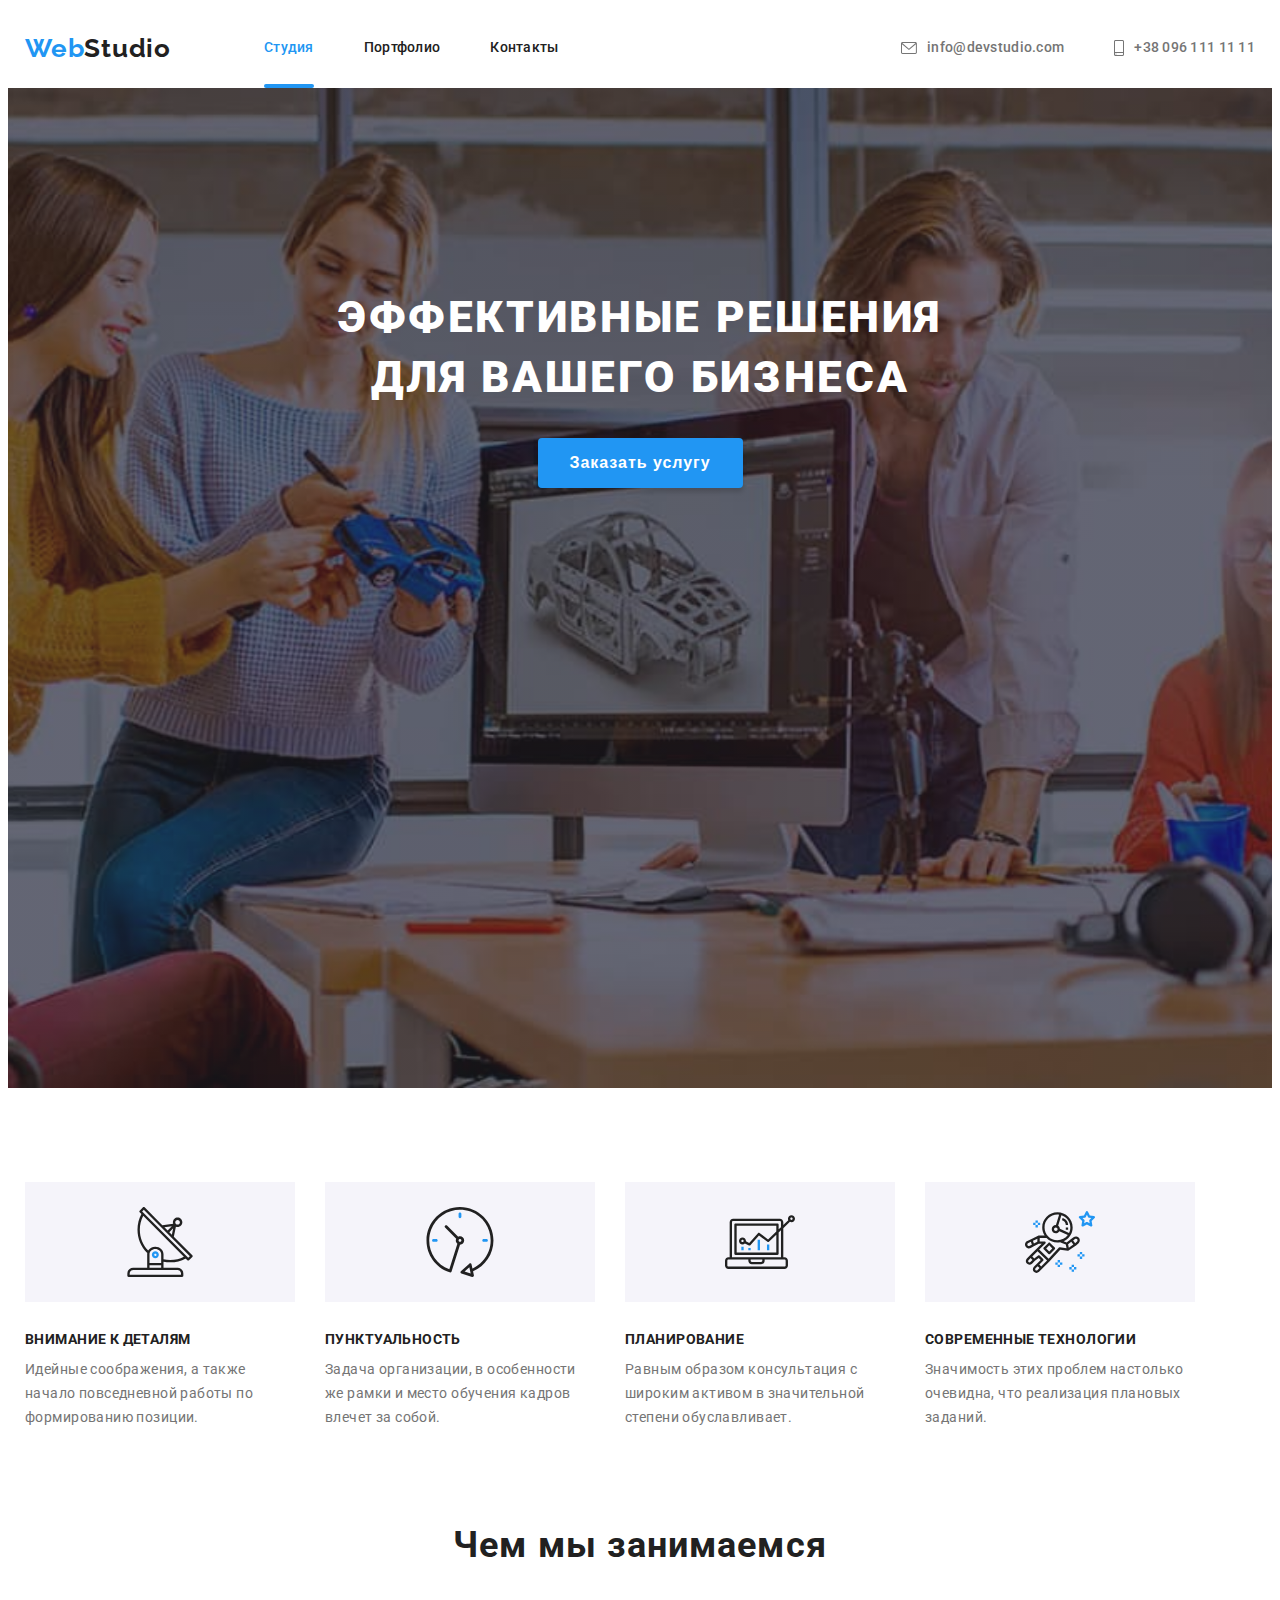
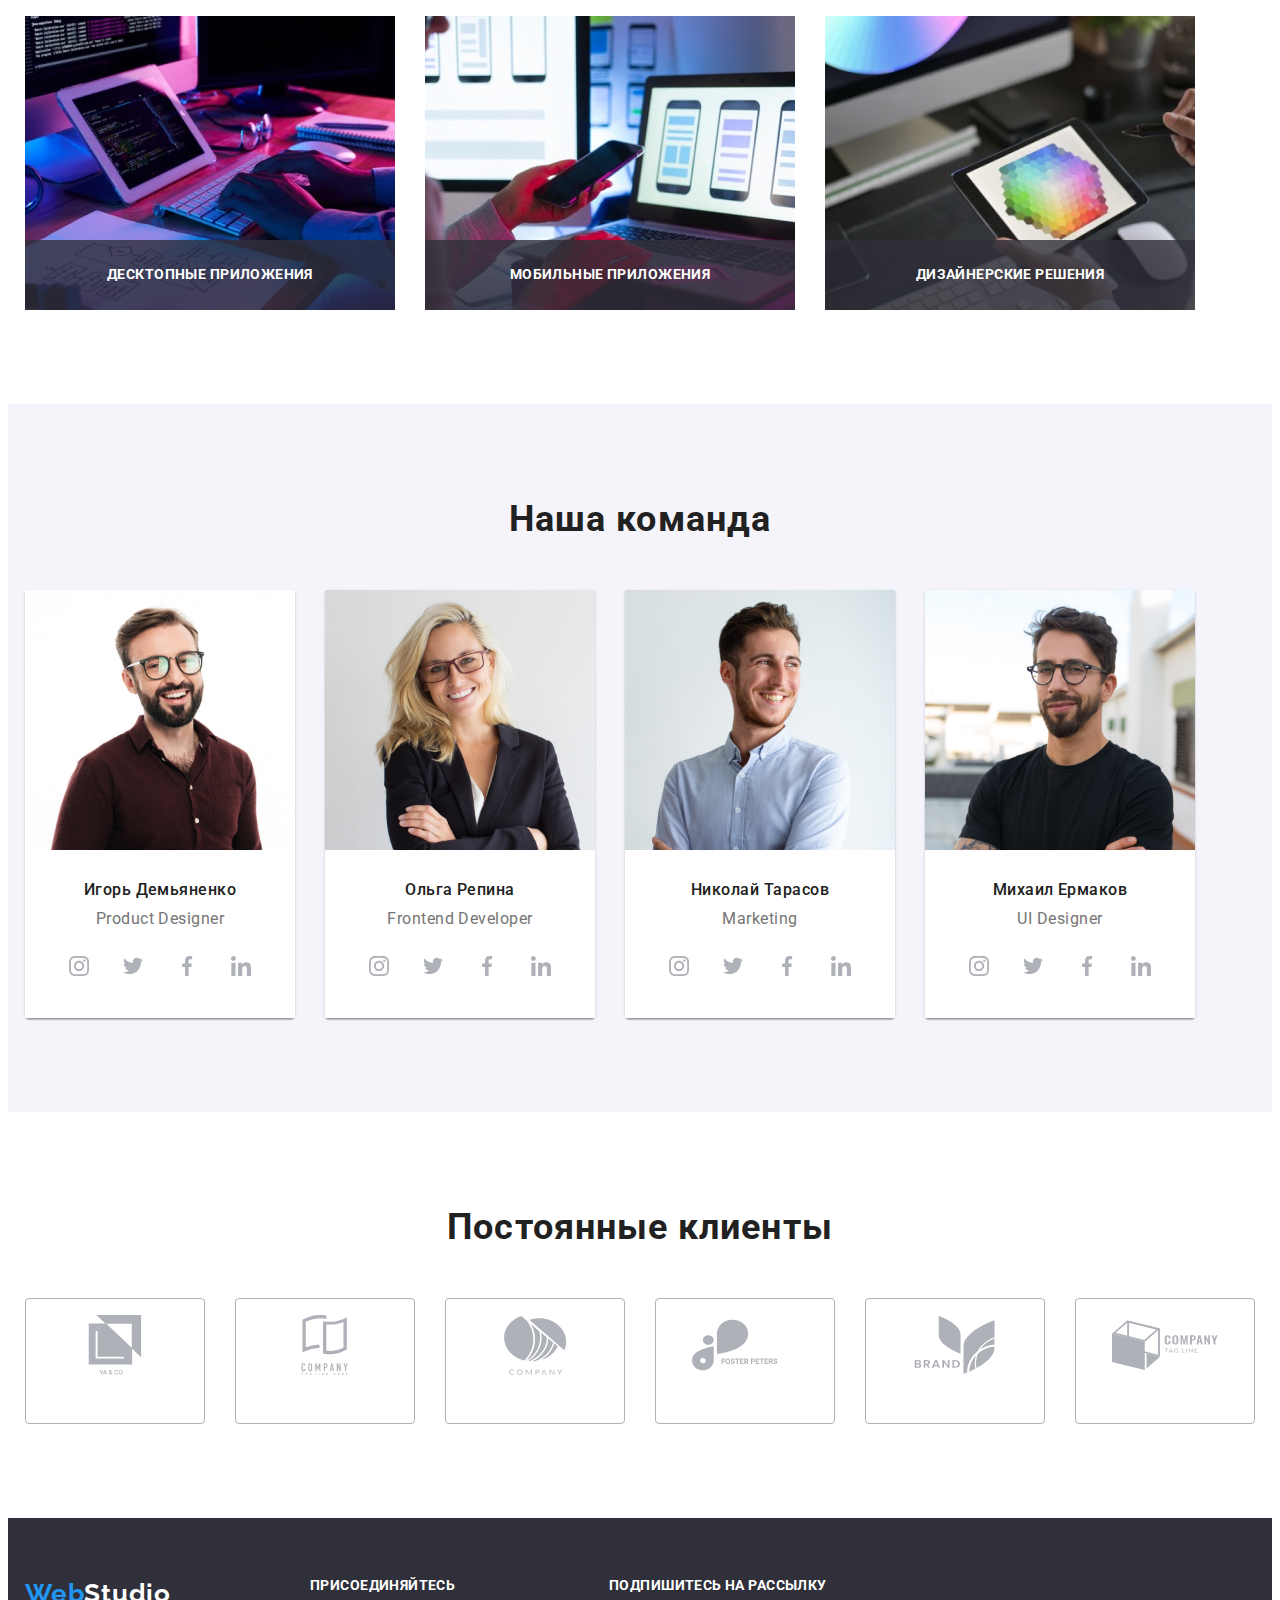
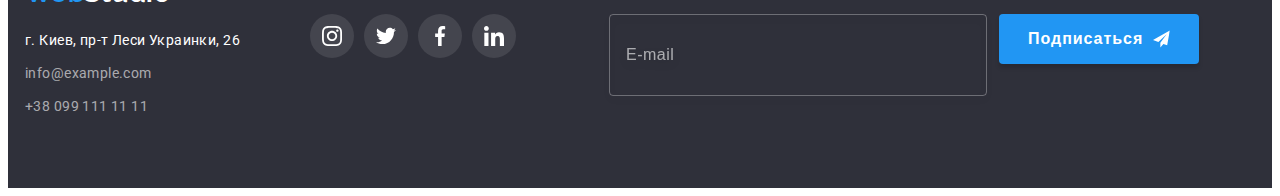
<file: index.html>
<!DOCTYPE html>
<html lang="ru">
<head>
    <meta charset="UTF-8">
    <meta http-equiv="X-UA-Compatible" content="IE=edge">
    <meta name="viewport" content="width=device-width, initial-scale=1.0">
    <title>Web Studio</title>
<link rel="preconnect" href="https://fonts.googleapis.com">
<link rel="preconnect" href="https://fonts.gstatic.com" crossorigin>
<link href="https://fonts.googleapis.com/css2?family=Raleway:wght@700&family=Roboto:wght@400;500;700;900&display=swap"
    rel="stylesheet">
    <link rel="stylesheet" href="https://cdnjs.cloudflare.com/ajax/libs/modern-normalize/1.1.0/modern-normalize.min.css"
        integrity="sha512-wpPYUAdjBVSE4KJnH1VR1HeZfpl1ub8YT/NKx4PuQ5NmX2tKuGu6U/JRp5y+Y8XG2tV+wKQpNHVUX03MfMFn9Q=="
        crossorigin="anonymous" referrerpolicy="no-referrer" />
        <link rel="stylesheet" href="https://cdnjs.cloudflare.com/ajax/libs/animate.css/4.1.1/animate.min.css" />
<link rel="stylesheet" href="./css/main.min.css">
</head>
<body>
    <header class="header">
        <div class="container header--center">
            <a href="" class="logo header__logo animate__animated animate__pulse"><span class="header__logo--hover-color">Web</span>Studio</a>
        <nav class="navigation">
        <ul class="navigation__list">
            <li class="navigation__item"><a class="navigation__link navigation__link--active" href="">Студия</a></li>
            <li class="navigation__item"><a class="navigation__link" href="./portfolio.html">Портфолио</a></li>
            <li class="navigation__item"><a class="navigation__link" href="">Контакты</a></li>
        </ul>
        </nav>
        <ul class="social-list">
            <li class="social-list__item">
                <a class="social-list__link" href="mailto:info@devstudio.com">
                <svg class="social-list__icon social-list__icon--envelope">
                    <use href="./images/sprite.svg#icon-envelope"></use>
                </svg>
                info@devstudio.com</a></li>
            <li class="social-list__item">
                <a class="social-list__link" href="tel:+380961111111">
                    <svg class="social-list__icon social-list__icon--smartphone">
                        <use href="./images/sprite.svg#icon-smartphone"></use>
                    </svg>
                    +38 096 111 11 11</a></li>
        </ul>
        </div>
    </header>
    <main>
        <section class="hero">
            <h1 class="hero__title">Эффективные решения<br> для вашего бизнеса</h1>
            <button class="hero__button" type="button" data-modal-open>Заказать услугу</button>
            <div class="backdrop is-hidden" data-modal>
                <div class="modal">
<button class="modal__button-close" data-modal-close>
    <svg class="modal__icon-close">
        <use href="./images/sprite.svg#icon-close"></use>
    </svg>
</button>
<form class="form" autocomplete="off">
    <p class="form__text">Оставьте свои данные, мы вам перезвоним</p>
        <div class="form__item">
    <label class="form__label" for="name">Имя</label>
    <input class="form__input" type="text" name="name" id="name" pattern="[A-Za-zА-Яа-яЁё]" title="Enter your name in correct way" placeholder="Your name" required>
    <svg class="form__icon">
        <use href="./images/sprite.svg#icon-person"></use>
    </svg>
    </div>
    <div class="form__item">
    <label class="form__label" for="tel">Телефон</label>
    <input class="form__input" type="tel" name="tel" id="tel" pattern="[0-9]{3}-[0-9]{3}-[0-9]{2}-[0-9]{2}" title="000-000-00-00" placeholder="000-000-00-00" required>
    <svg class="form__icon">
        <use href="./images/sprite.svg#icon-phone-black"></use>
    </svg>
    </div>
    <div class="form__item">
    <label class="form__label" for="email">Почта</label>
    <input class="form__input" type="email" name="email" id="email" placeholder="Your email" required>
    <svg class="form__icon">
        <use href="./images/sprite.svg#icon-email-black"></use>
    </svg>
    </div>
    <div class="form__item">
    <label class="form__label" for="feedback">Комментарий</label>
    <textarea class="form__feedback" name="feedback" id="feedback" placeholder="Введите текст"></textarea>
    </div>
    <div class="form__agreement-container">
    <input class="form__agreement-checkbox" type="checkbox" name="agreement" value="agreement" id="checkbox">
    <svg class="form__icon-check">
        <use href="./images/sprite.svg#icon-check"></use>
    </svg>
   <label class="form__agreement-text" for="checkbox">Соглашаюсь с рассылкой и принимаю</label><a href="" class="form__agreement-link">Условия договора</a>
   </div>
    <div class="btn-container">
    <button class="btn-container__submit" type="submit">Отправить</button>
    </div>
    
</form>
</div>
</div>
            </div>
        </section>
        <section class="features">
            <div class="container">
            <ul class="features__list">
                <li class="features__item">
                    <div class="features__icon-container">
                        <svg class="features__icon">
                            <use href="./images/sprite.svg#icon-antenna"></use>
                        </svg>
                    </div>
                    <h3 class="features__title">Внимание к деталям</h3>
                    <p class="features__text">Идейные соображения, а также начало повседневной работы по формированию позиции.</p>
                </li>
                <li class="features__item">
                    <div class="features__icon-container">
                        <svg class="features__icon">
                            <use href="./images/sprite.svg#icon-clock"></use>
                        </svg>
                    </div>
                    <h3 class="features__title">Пунктуальность</h3>
                    <p class="features__text">Задача организации, в особенности же рамки и место обучения кадров влечет за собой.</p>
                </li>
                <li class="features__item">
                    <div class="features__icon-container">
                        <svg class="features__icon">
                            <use href="./images/sprite.svg#icon-diagram"></use>
                        </svg>
                    </div>
                    <h3 class="features__title">Планирование</h3>
                    <p class="features__text">Равным образом консультация с широким активом в значительной степени обуславливает.</p>
                </li>
                <li class="features__item">
                    <div class="features__icon-container">
                        <svg class="features__icon">
                            <use href="./images/sprite.svg#icon-astronaut"></use>
                        </svg>
                    </div>
                    <h3 class="features__title">Современные технологии</h3>
                    <p class="features__text">Значимость этих проблем настолько очевидна, что реализация плановых заданий.</p>
                </li>
            </ul>
            </div>
        </section>
        <section class="activities">
            <div class="container">
            <h2 class="activities__title">Чем мы занимаемся</h2>
            <ul class="activities__list">
                <li class="activities__item"><img src="./images/img.jpg" width="370" height="294" alt="Разработка"/>
                <p class="activities__text">Десктопные приложения</p>
                </li>
                <li class="activities__item"><img src="./images/img-2.jpg" width="370" height="294" alt="Мобильная версия"/>
                <p class="activities__text">Мобильные приложения</p>
            </li>
                <li class="activities__item"><img src="./images/img-3.jpg" width="370" height="294" alt="Планшет"/>
                <p class="activities__text">Дизайнерские решения</p>
            </li>
            </ul>
            </div>
        </section>
        <section class="team">
            <div class="container">
            <h2 class="team__title">Наша команда</h2>
            <ul class="team__list">
                <li class="team__item">
                    <img class="team__img" src="./images/img-4.jpg" width="270" height="260" alt="Игорь Демьяненко"/>
                    <div class="team__info">
                    <h3 class="team__developer">Игорь Демьяненко</h3>
                    <p class="team__prof" lang="en">Product Designer</p>
                    <ul class="networks networks--top">
                        <li class="networks__item">
                            <a class="networks__link networks__link--blue" href="">
                                <svg class="networks__icon networks__icon--grey">
                                    <use href="./images/sprite.svg#icon-instagram"></use>
                                </svg>
                            </a>
                        </li>
                        <li class="networks__item">
                            <a class="networks__link networks__link--blue" href="">
                                <svg class="networks__icon networks__icon--grey">
                                    <use href="./images/sprite.svg#icon-twitter"></use>
                                </svg>
                            </a>
                        </li>
                        <li class="networks__item">
                            <a class="networks__link networks__link--blue" href="">
                                <svg class="networks__icon networks__icon--grey">
                                    <use href="./images/sprite.svg#icon-facebook"></use>
                                </svg>
                            </a>
                        </li>
                        <li class="networks__item">
                            <a class="networks__link networks__link--blue" href="">
                                <svg class="networks__icon networks__icon--grey">
                                    <use href="./images/sprite.svg#icon-linkedin"></use>
                                </svg>
                            </a>
                        </li>
                    </ul>
                    </div>
                </li>
                <li class="team__item">
                    <img class="team__img" src="./images/img-5.jpg" width="270" height="260" alt="Ольга Репина"/>
                    <div class="team__info">
                    <h3 class="team__developer">Ольга Репина</h3>
                    <p class="team__prof" lang="en">Frontend Developer</p>
                    <ul class="networks networks--top">
                        <li class="networks__item">
                            <a class="networks__link networks__link--blue" href="">
                                <svg class="networks__icon networks__icon--grey">
                                    <use href="./images/sprite.svg#icon-instagram"></use>
                                </svg>
                            </a>
                        </li>
                        <li class="networks__item">
                            <a class="networks__link networks__link--blue" href="">
                                <svg class="networks__icon networks__icon--grey">
                                    <use href="./images/sprite.svg#icon-twitter"></use>
                                </svg>
                            </a>
                        </li>
                        <li class="networks__item">
                            <a class="networks__link networks__link--blue" href="">
                                <svg class="networks__icon networks__icon--grey">
                                    <use href="./images/sprite.svg#icon-facebook"></use>
                                </svg>
                            </a>
                        </li>
                        <li class="networks__item">
                            <a class="networks__link networks__link--blue" href="">
                                <svg class="networks__icon networks__icon--grey">
                                    <use href="./images/sprite.svg#icon-linkedin"></use>
                                </svg>
                            </a>
                        </li>
                    </ul>
                    </div>
                </li>
                <li class="team__item">
                    <img class="team__img" src="./images/img-6.jpg" width="270" height="260" alt="Николай Тарасов"/>
                    <div class="team__info">
                    <h3 class="team__developer">Николай Тарасов</h3>
                    <p class="team__prof" lang="en">Marketing</p>
                    <ul class="networks networks--top">
                        <li class="networks__item">
                            <a class="networks__link networks__link--blue" href="">
                                <svg class="networks__icon networks__icon--grey">
                                    <use href="./images/sprite.svg#icon-instagram"></use>
                                </svg>
                            </a>
                        </li>
                        <li class="networks__item">
                            <a class="networks__link networks__link--blue" href="">
                                <svg class="networks__icon networks__icon--grey">
                                    <use href="./images/sprite.svg#icon-twitter"></use>
                                </svg>
                            </a>
                        </li>
                        <li class="networks__item">
                            <a class="networks__link networks__link--blue" href="">
                                <svg class="networks__icon networks__icon--grey">
                                    <use href="./images/sprite.svg#icon-facebook"></use>
                                </svg>
                            </a>
                        </li>
                        <li class="networks__item">
                            <a class="networks__link networks__link--blue" href="">
                                <svg class="networks__icon networks__icon--grey">
                                    <use href="./images/sprite.svg#icon-linkedin"></use>
                                </svg>
                            </a>
                        </li>
                    </ul>
                    </div>
                </li>
                <li class="team__item">
                    <img class="team__img" src="./images/img-7.jpg" width="270" height="260" alt="Михаил Ермаков"/>
                    <div class="team__info">
                    <h3 class="team__developer">Михаил Ермаков</h3>
                    <p class="team__prof" lang="en">UI Designer</p>
                    <ul class="networks networks--top">
                        <li class="networks__item">
                            <a class="networks__link networks__link--blue" href="">
                                <svg class="networks__icon networks__icon--grey">
                                    <use href="./images/sprite.svg#icon-instagram"></use>
                                </svg>
                            </a>
                        </li>
                        <li class="networks__item">
                            <a class="networks__link networks__link--blue" href="">
                                <svg class="networks__icon networks__icon--grey">
                                    <use href="./images/sprite.svg#icon-twitter"></use>
                                </svg>
                            </a>
                        </li>
                        <li class="networks__item">
                            <a class="networks__link networks__link--blue" href="">
                                <svg class="networks__icon networks__icon--grey">
                                    <use href="./images/sprite.svg#icon-facebook"></use>
                                </svg>
                            </a>
                        </li>
                        <li class="networks__item">
                            <a class="networks__link networks__link--blue" href="">
                                <svg class="networks__icon networks__icon--grey">
                                    <use href="./images/sprite.svg#icon-linkedin"></use>
                                </svg>
                            </a>
                        </li>
                    </ul>
                    </div>
                </li>
            </ul>
            </div>
        </section>
        <section class="customers">
            <div class="container">
            <h2 class="customers__title">Постоянные клиенты</h2>
            <ul class="brands">
                <li class="brands__item">
                    <a class="brands__link" href="">
                    <svg class="brands__icon">
                        <use href="./images/sprite.svg#icon-group-1"></use>
                    </svg>
                    </a>
                </li>
                <li class="brands__item">
                    <a class="brands__link" href="">
                        <svg class="brands__icon">
                            <use href="./images/sprite.svg#icon-group-2"></use>
                        </svg>
                    </a>
                </li>
                <li class="brands__item">
                    <a class="brands__link" href="">
                        <svg class="brands__icon"> 
                            <use href="./images/sprite.svg#icon-group-3"></use>
                        </svg>
                    </a>
                </li>
                <li class="brands__item">
                    <a class="brands__link" href="">
                        <svg class="brands__icon">
                            <use href="./images/sprite.svg#icon-group-4"></use>
                        </svg>
                    </a>
                </li>
                <li class="brands__item">
                    <a class="brands__link" href="">
                        <svg class="brands__icon">
                            <use href="./images/sprite.svg#icon-group-5"></use>
                        </svg>
                    </a>
                </li>
                <li class="brands__item">
                    <a class="brands__link" href="">
                        <svg class="brands__icon">
                            <use href="./images/sprite.svg#icon-group-6"></use>
                        </svg>
                    </a>
                </li>
            </ul>
            </div>
        </section>
    </main>
    <footer class="footer">
        <div class="container footer__container">
            <div>
<a class="logo footer__logo" href=""><span class="footer__logo--hover-color">Web</span>Studio</a>
<address class="address">
<a class="address__contact address__contact--location" href="https://goo.gl/maps/75eW1yyo6ws2kJj78" target="_blank" rel="noreferrer noopener">г. Киев, пр-т Леси Украинки, 26</a>
    <ul class="address__list">
    <li><a class="address__contact address__contact--grey" href="mailto:info@example.com">info@example.com</a></li>
    <li><a class="address__contact address__contact--grey" href="tel:+380991111111">+38 099 111 11 11</a></li>
</ul>
</address>
</div>
<div class="join">
    <h3 class="join__title">присоединяйтесь</h3>
    <ul class="networks">
        <li class="networks__item">
            <a class="networks__link networks__link--dark" href="">
                <svg class="networks__icon networks__icon--white">
                    <use href="./images/sprite.svg#icon-instagram"></use>
                </svg>
            </a>
        </li>
        <li class="networks__item">
            <a class="networks__link networks__link--dark" href="">
                <svg class="networks__icon networks__icon--white">
                    <use href="./images/sprite.svg#icon-twitter"></use>
                </svg>
            </a>
        </li>
        <li class="networks__item">
            <a class="networks__link networks__link--dark" href="">
                <svg class="networks__icon networks__icon--white">
                    <use href="./images/sprite.svg#icon-facebook"></use>
                </svg>
            </a>
        </li>
        <li class="networks__item">
            <a class="networks__link networks__link--dark" href="">
                <svg class="networks__icon networks__icon--white">
                    <use href="./images/sprite.svg#icon-linkedin"></use>
                </svg>
            </a>
        </li>
    </ul>
</div>
<form class="application" autocomplete="off">
    <h3 class="join__title">Подпишитесь на рассылку</h3>
    <div class="application__container">
    <input class="application__field" type="email" name="email" placeholder="E-mail" required>
    <button class="application__btn" type="submit">Подписаться
        <svg class="application__pin">
            <use href="./images/sprite.svg#icon-send"></use>
        </svg>
    </button>
    </div>
</form>
</div>
</div>
    </footer>
<script src="./js/modal.js"></script>
</body>
</html>
</file>
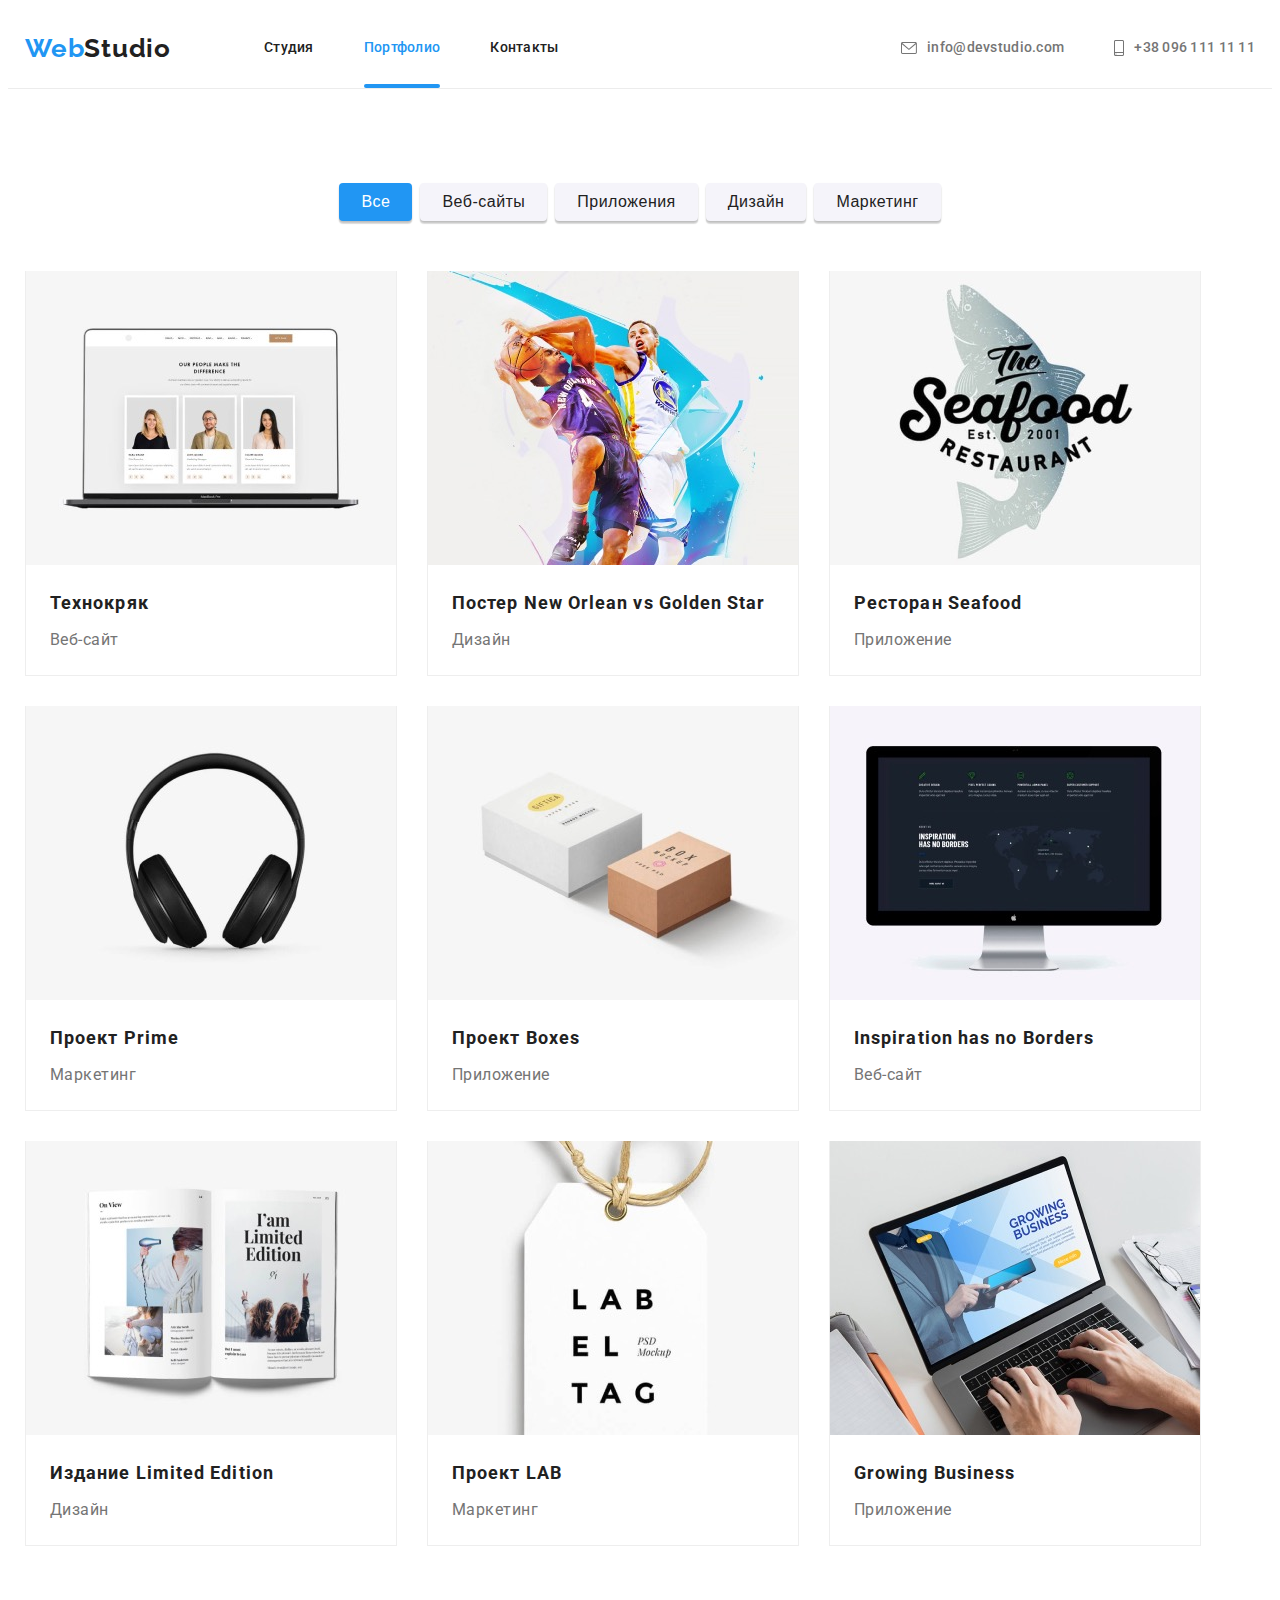
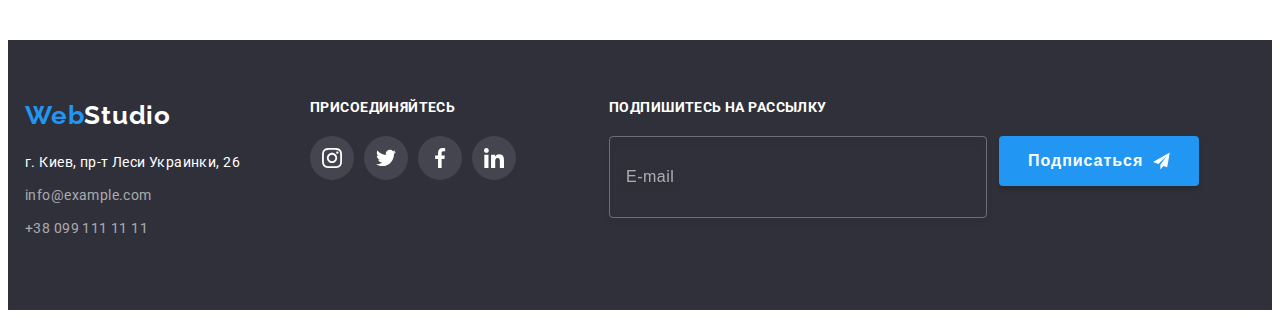
<file: portfolio.html>
<!DOCTYPE html>
<html lang="ru">

<head>
    <meta charset="UTF-8">
    <meta http-equiv="X-UA-Compatible" content="IE=edge">
    <meta name="viewport" content="width=device-width, initial-scale=1.0">
    <title>Web Studio</title>
    <link rel="preconnect" href="https://fonts.googleapis.com">
<link rel="preconnect" href="https://fonts.gstatic.com" crossorigin>
<link href="https://fonts.googleapis.com/css2?family=Raleway:wght@700&family=Roboto:wght@400;500;700;900&display=swap"
    rel="stylesheet">
    <link rel="stylesheet" href="https://cdnjs.cloudflare.com/ajax/libs/modern-normalize/1.1.0/modern-normalize.min.css"
        integrity="sha512-wpPYUAdjBVSE4KJnH1VR1HeZfpl1ub8YT/NKx4PuQ5NmX2tKuGu6U/JRp5y+Y8XG2tV+wKQpNHVUX03MfMFn9Q=="
        crossorigin="anonymous" referrerpolicy="no-referrer" />
        <link rel="stylesheet" href="https://cdnjs.cloudflare.com/ajax/libs/animate.css/4.1.1/animate.min.css" />
<link rel="stylesheet" href="./css/main.min.css">
</head>

<body>
    <header class="header header__portfolio">
        <div class="container header--center">
            <a href="" class="logo header__logo animate__animated animate__pulse"><span
                    class="header__logo--hover-color">Web</span>Studio</a>
            <nav class="navigation">
                <ul class="navigation__list">
                    <li class="navigation__item"><a class="navigation__link" href="./index.html">Студия</a>
                    </li>
                    <li class="navigation__item"><a class="navigation__link navigation__link--active" href="">Портфолио</a></li>
                    <li class="navigation__item"><a class="navigation__link" href="">Контакты</a></li>
                </ul>
            </nav>
            <ul class="social-list">
                <li class="social-list__item">
                    <a class="social-list__link" href="mailto:info@devstudio.com">
                        <svg class="social-list__icon social-list__icon--envelope">
                            <use href="./images/sprite.svg#icon-envelope"></use>
                        </svg>
                        info@devstudio.com</a>
                </li>
                <li class="social-list__item">
                    <a class="social-list__link" href="tel:+380961111111">
                        <svg class="social-list__icon social-list__icon--smartphone">
                            <use href="./images/sprite.svg#icon-smartphone"></use>
                        </svg>
                        +38 096 111 11 11</a>
                </li>
            </ul>
        </div>
    </header>
    <main class="main">
        <div class="container">
        <section class="page">
            <h1 hidden>Список работ</h1>
            <ul class="page__navigation">
                <li class="page__item"><button class="page__btn page__btn--actual" type="button">Все</button></li>
                <li class="page__item"><button class="page__btn" type="button">Веб-сайты</button></li>
                <li class="page__item"><button class="page__btn" type="button">Приложения</button></li>
                <li class="page__item"><button class="page__btn" type="button">Дизайн</button></li>
                <li class="page__item"><button class="page__btn" type="button">Маркетинг</button></li>
            </ul>
            <ul class="gallery">
                <li class="gallery__item">
                   <a class="gallery__link" href="">
                       <div class="gallery__container">
                    <img class="gallery__img" src="./images/image1.jpg" alt="Технокряк" width="370" height="294">
                    <p class="gallery__description">Ресурс предлагает комплексные предложения с разным уровнем функционала и сервисов. Все это позволит посетителю получить
                    исчерпывающие сведения о компании или частном лице.</p>
                    </div>
                    <div class="gallery__border">
                    <h3 class="gallery__title">Технокряк</h3>
                    <p class="gallery__text">Веб-сайт</p>
                    </div>
                   </a>
                </li>
                <li class="gallery__item">
                    <a class="gallery__link" href="">
                        <div class="gallery__container">
<img class="gallery__img" src="./images/image2.jpg" alt="Постер New Orlean vs Golden Star" width="370" height="294">
<p class="gallery__description">Ресурс предлагает комплексные предложения с разным уровнем функционала и сервисов. Все
    это позволит посетителю получить
    исчерпывающие сведения о компании или частном лице.</p>
</div>
<div class="gallery__border">
<h3 class="gallery__title" lang="en">Постер New Orlean vs Golden Star</h3>
<p class="gallery__text">Дизайн</p>
</div>
                    </a>
                </li>
                <li class="gallery__item">
                    <a class="gallery__link" href="">
                        <div class="gallery__container">
                        <img class="gallery__img" src="./images/image3.jpg" alt="Ресторан Seafood" width="370" height="294">
                        <p class="gallery__description">Ресурс предлагает комплексные предложения с разным уровнем функционала и сервисов. Все
                            это позволит посетителю получить
                            исчерпывающие сведения о компании или частном лице.</p>
                        </div>
                        <div class="gallery__border">
                        <h3 class="gallery__title">Ресторан Seafood</h3>
                        <p class="gallery__text">Приложение</p>
                        </div>
                    </a>
                </li>
                <li class="gallery__item">
                    <a class="gallery__link" href="">
                        <div class="gallery__container">
<img class="gallery__img" src="./images/image4.jpg" alt="Проект Prime" width="370" height="294">
<p class="gallery__description">Ресурс предлагает комплексные предложения с разным уровнем функционала и сервисов. Все
    это позволит посетителю получить
    исчерпывающие сведения о компании или частном лице.</p>
</div>
<div class="gallery__border">
<h3 class="gallery__title">Проект Prime</h3>
<p class="gallery__text">Маркетинг</p>
</div>
                    </a>
                </li>
                <li class="gallery__item">
                    <a class="gallery__link" href="">
                        <div class="gallery__container">
<img class="gallery__img" src="./images/image5.jpg" alt="Проект Boxes" width="370" height="294">
<p class="gallery__description">Ресурс предлагает комплексные предложения с разным уровнем функционала и сервисов. Все
    это позволит посетителю получить
    исчерпывающие сведения о компании или частном лице.</p>
</div>
<div class="gallery__border">
<h3 class="gallery__title">Проект Boxes</h3>
<p class="gallery__text">Приложение</p>
</div>
                    </a>
                </li>
                <li class="gallery__item">
                    <a class="gallery__link" href="">
                        <div class="gallery__container">
<img class="gallery__img" src="./images/image6.jpg" alt="Inspiration has no Borders" width="370" height="294">
<p class="gallery__description">Ресурс предлагает комплексные предложения с разным уровнем функционала и сервисов. Все
    это позволит посетителю получить
    исчерпывающие сведения о компании или частном лице.</p>
    </div>
<div class="gallery__border">
<h3 class="gallery__title" lang="en">Inspiration has no Borders</h3>
<p class="gallery__text">Веб-сайт</p>
</div>

                    </a>
                </li>
                <li class="gallery__item">
                    <a class="gallery__link" href="">
                        <div class="gallery__container">
<img class="gallery__img" src="./images/image7.jpg" alt="Издание Limited Edition" width="370" height="294">
<p class="gallery__description">Ресурс предлагает комплексные предложения с разным уровнем функционала и сервисов. Все
    это позволит посетителю получить
    исчерпывающие сведения о компании или частном лице.</p>
</div>
<div class="gallery__border">
<h3 class="gallery__title">Издание Limited Edition</h3>
<p class="gallery__text">Дизайн</p>
</div>
                    </a>
                </li>
                <li class="gallery__item">
                    <a class="gallery__link" href="">
                        <div class="gallery__container">
<img class="gallery__img" src="./images/image8.jpg" alt="Проект LAB" width="370" height="294">
<p class="gallery__description">Ресурс предлагает комплексные предложения с разным уровнем функционала и сервисов. Все
    это позволит посетителю получить
    исчерпывающие сведения о компании или частном лице.</p>
</div>
<div class="gallery__border">
<h3 class="gallery__title">Проект LAB</h3>
<p class="gallery__text">Маркетинг</p>
</div>
                    </a>
                </li>
                <li class="gallery__item">
                    <a class="gallery__link" href="">
                        <div class="gallery__container">
<img class="gallery__img" src="./images/image9.jpg" alt="Growing Business" width="370" height="294">
<p class="gallery__description">Ресурс предлагает комплексные предложения с разным уровнем функционала и сервисов. Все
    это позволит посетителю получить
    исчерпывающие сведения о компании или частном лице.</p>
</div>
<div class="gallery__border">
<h3 class="gallery__title" lang="en">Growing Business</h3>
<p class="gallery__text">Приложение</p>
</div>
                    </a>
                </li>
            </ul>
        </section>
        </div>
</main>
    <footer class="footer">
        <div class="container footer__container">
            <div>
                <a class="logo footer__logo" href=""><span class="footer__logo--hover-color">Web</span>Studio</a>
                <address class="address">
                    <a class="address__contact address__contact--location" href="https://goo.gl/maps/75eW1yyo6ws2kJj78"
                        target="_blank" rel="noreferrer noopener">г. Киев, пр-т Леси Украинки, 26</a>
                    <ul class="address__list">
                        <li><a class="address__contact address__contact--grey"
                                href="mailto:info@example.com">info@example.com</a></li>
                        <li><a class="address__contact address__contact--grey" href="tel:+380991111111">+38 099 111 11
                                11</a></li>
                    </ul>
                </address>
            </div>
            <div class="join">
                <h3 class="join__title">присоединяйтесь</h3>
                <ul class="networks">
                    <li class="networks__item">
                        <a class="networks__link networks__link--dark" href="">
                            <svg class="networks__icon networks__icon--white">
                                <use href="./images/sprite.svg#icon-instagram"></use>
                            </svg>
                        </a>
                    </li>
                    <li class="networks__item">
                        <a class="networks__link networks__link--dark" href="">
                            <svg class="networks__icon networks__icon--white">
                                <use href="./images/sprite.svg#icon-twitter"></use>
                            </svg>
                        </a>
                    </li>
                    <li class="networks__item">
                        <a class="networks__link networks__link--dark" href="">
                            <svg class="networks__icon networks__icon--white">
                                <use href="./images/sprite.svg#icon-facebook"></use>
                            </svg>
                        </a>
                    </li>
                    <li class="networks__item">
                        <a class="networks__link networks__link--dark" href="">
                            <svg class="networks__icon networks__icon--white">
                                <use href="./images/sprite.svg#icon-linkedin"></use>
                            </svg>
                        </a>
                    </li>
                </ul>
            </div>
            <form class="application" autocomplete="off">
                <h3 class="join__title">Подпишитесь на рассылку</h3>
                <div class="application__container">
                    <input class="application__field" type="email" name="email" placeholder="E-mail" required>
                    <button class="application__btn" type="submit">Подписаться
                        <svg class="application__pin">
                            <use href="./images/sprite.svg#icon-send"></use>
                        </svg>
                    </button>
                </div>
            </form>
        </div>
        </div>
    </footer>
   
    </body>
    
    </html>
</file>
<file: css/main.min.css>
.address__contact--location,.address__contact--grey{margin-bottom:9px}.form__input::-webkit-input-placeholder,.form__feedback::-webkit-input-placeholder{font-weight:400;font-size:14px;line-height:1.14;letter-spacing:0.01em;color:rgba(117,117,117,0.5)}.form__input:-ms-input-placeholder,.form__feedback:-ms-input-placeholder{font-weight:400;font-size:14px;line-height:1.14;letter-spacing:0.01em;color:rgba(117,117,117,0.5)}.form__input::-ms-input-placeholder,.form__feedback::-ms-input-placeholder{font-weight:400;font-size:14px;line-height:1.14;letter-spacing:0.01em;color:rgba(117,117,117,0.5)}.form__input::placeholder,.form__feedback::placeholder{font-weight:400;font-size:14px;line-height:1.14;letter-spacing:0.01em;color:rgba(117,117,117,0.5)}body{color:#757575;font-family:'Roboto', sans-serif}ul{padding:0;margin:0;list-style:none}img{display:block;max-width:100%}a{display:block;text-decoration:none}h1,h2,h3,p{margin:0}button{cursor:pointer;border-style:none}.container{width:1230px;padding-right:15px;padding-left:15px;margin-left:auto;margin-right:auto}.logo{display:inline-block;font-family:'Raleway', sans-serif;font-weight:700;font-size:26px;line-height:1.19;letter-spacing:.03em}.header__logo{margin-right:93px;color:#212121}.footer__logo{margin-bottom:20px;color:#fff}.header__logo--hover-color{color:#2196F3}.footer__logo--hover-color{color:#2196F3}.navigation__list{display:-webkit-box;display:-ms-flexbox;display:flex;font-weight:500;font-size:14px;line-height:1.14;letter-spacing:.02em}.navigation__item{position:relative;padding-top:32px;padding-bottom:32px}.navigation__item:not(:last-child){margin-right:50px}.navigation__link{display:inline-block;width:100%;color:#212121;-webkit-transition:color 250ms cubic-bezier(0.4, 0, 0.2, 1);transition:color 250ms cubic-bezier(0.4, 0, 0.2, 1)}.navigation__link:hover,.navigation__link:focus{color:#2196F3}.navigation__link--active{color:#2196F3}.navigation__link--active::after{position:absolute;bottom:0;content:'';display:block;width:100%;height:4px;background-color:#2196F3;border-radius:2px}.backdrop{position:fixed;top:0;left:0;width:100%;height:100%;background-color:rgba(0,0,0,0.2);z-index:2;-webkit-transition:opacity 500ms linear, visibility 500ms linear;transition:opacity 500ms linear, visibility 500ms linear}.backdrop.is-hidden{opacity:0;pointer-events:none;visibility:hidden}.social-list{display:-webkit-box;display:-ms-flexbox;display:flex;margin-left:auto;font-weight:500;font-size:14px;line-height:1.14;letter-spacing:.02em}.social-list__item:not(:last-child){margin-right:50px}.social-list__link{display:inline-block;color:#757575;display:-webkit-box;display:-ms-flexbox;display:flex;-webkit-box-align:center;-ms-flex-align:center;align-items:center;-webkit-transition:color 250ms cubic-bezier(0.4, 0, 0.2, 1);transition:color 250ms cubic-bezier(0.4, 0, 0.2, 1)}.social-list__link:hover,.social-list__link:focus{color:#2196F3}.social-list__icon{margin-right:10px;fill:#757575;-webkit-transition:fill 250ms cubic-bezier(0.4, 0, 0.2, 1);transition:fill 250ms cubic-bezier(0.4, 0, 0.2, 1)}.social-list__icon--envelope{width:16px;height:12px}.social-list__link:hover .social-list__icon--envelope,.social-list__link:focus .social-list__icon--envelope{fill:#2196F3}.social-list__icon--smartphone{width:10px;height:16px}.social-list__link:hover .social-list__icon--smartphone,.social-list__link:focus .social-list__icon--smartphone{fill:#2196F3}.hero__button{min-width:200px;padding:10px 32px;margin:0;-webkit-box-shadow:0px 4px 4px rgba(0,0,0,0.15);box-shadow:0px 4px 4px rgba(0,0,0,0.15);border-radius:4px;border-style:none;color:#fff;background-color:#2196F3;cursor:pointer;font-weight:700;font-size:16px;line-height:1.88;letter-spacing:.06em;text-align:center;-webkit-transition:background-color 250ms cubic-bezier(0.4, 0, 0.2, 1);transition:background-color 250ms cubic-bezier(0.4, 0, 0.2, 1)}.hero__button:hover,.hero__button:focus{background-color:#188CE8}.modal{position:absolute;top:50%;left:50%;-webkit-transform:translate(-50%, -50%);transform:translate(-50%, -50%);background-color:#fff;min-width:528px;min-height:581px;-webkit-box-shadow:0px 1px 3px rgba(0,0,0,0.12),0px 1px 1px rgba(0,0,0,0.14),0px 2px 1px rgba(0,0,0,0.2);box-shadow:0px 1px 3px rgba(0,0,0,0.12),0px 1px 1px rgba(0,0,0,0.14),0px 2px 1px rgba(0,0,0,0.2);border-radius:4px;padding-top:40px;padding-right:39px;padding-bottom:40px;padding-left:41px}.modal__button-close{position:absolute;top:8px;right:8px;display:-webkit-box;display:-ms-flexbox;display:flex;-webkit-box-pack:center;-ms-flex-pack:center;justify-content:center;-webkit-box-align:center;-ms-flex-align:center;align-items:center;width:30px;height:30px;border:1px solid rgba(0,0,0,0.1);background-color:#fff;border-radius:50%;cursor:pointer;-webkit-transition:border-color 250ms cubic-bezier(0.4, 0, 0.2, 1);transition:border-color 250ms cubic-bezier(0.4, 0, 0.2, 1)}.modal__button-close:hover,.modal__button-close:focus{border-color:#2196F3}.modal__icon-close{width:18px;height:18px;-webkit-transition:fill 250ms cubic-bezier(0.4, 0, 0.2, 1);transition:fill 250ms cubic-bezier(0.4, 0, 0.2, 1)}.modal__button-close:hover .modal__icon-close{fill:#2196F3}.form{text-align:left;width:448px}.form__item{position:relative}.form__item:not(:last-child){margin-bottom:10px}.form__text{font-weight:700;font-size:20px;line-height:1.15;letter-spacing:.03em;color:#212121}.form__label{font-weight:400;font-size:12px;line-height:1.17;letter-spacing:.01em;margin-bottom:4px}.form__input{padding-left:42px;width:100%;height:40px;border:1px solid rgba(33,33,33,0.2);border-radius:4px;-webkit-transition:border-color 250ms cubic-bezier(0.4, 0, 0.2, 1);transition:border-color 250ms cubic-bezier(0.4, 0, 0.2, 1);cursor:pointer}.form__input:hover,.form__input:focus{border-color:#2196F3}.form__icon{position:absolute;top:50%;left:12px;width:18px;height:18px;fill:#212121;-webkit-transition:fill 250ms cubic-bezier(0.4, 0, 0.2, 1);transition:fill 250ms cubic-bezier(0.4, 0, 0.2, 1);cursor:pointer}.form__input:hover+.form__icon,.form__input:focus+.form__icon{fill:#2196F3}.form__icon:hover{fill:#2196F3}.form__feedback{resize:none;width:100%;height:120px;border:1px solid rgba(33,33,33,0.2);border-radius:4px;padding:12px 16px;-webkit-transition:border-color 250ms cubic-bezier(0.4, 0, 0.2, 1);transition:border-color 250ms cubic-bezier(0.4, 0, 0.2, 1);cursor:pointer}.form__feedback:hover,.form__feedback:focus{border-color:#2196F3}.form__agreement-container{display:-webkit-box;display:-ms-flexbox;display:flex;-webkit-box-pack:center;-ms-flex-pack:center;justify-content:center;-webkit-box-align:center;-ms-flex-align:center;align-items:center;margin-top:20px;margin-bottom:30px}.form__agreement-text{font-weight:400;font-size:14px;line-height:1.71;letter-spacing:.03em;margin-left:9px;cursor:pointer}.form__agreement-link{font-weight:400;font-size:14px;line-height:1.71;letter-spacing:.03em;color:#2196F3;text-decoration:underline;margin-left:5px}.form__icon-check{width:16px;height:15px;fill:#fff;border:1px solid #212121;border-radius:2px}.form__agreement-checkbox:checked+.form__icon-check{fill:#2196F3;border-color:transparent}.form__agreement-checkbox{-moz-appearance:none;-webkit-appearance:none;appearance:none;position:absolute}.btn-container__submit{min-width:200px;padding-top:10px;padding-bottom:10px;background-color:#2196F3;-webkit-box-shadow:0px 4px 4px rgba(0,0,0,0.15);box-shadow:0px 4px 4px rgba(0,0,0,0.15);border-radius:4px;font-weight:700;font-size:16px;line-height:1.88;letter-spacing:.06em;color:#fff;-webkit-transition:background-color 250ms cubic-bezier(0.4, 0, 0.2, 1);transition:background-color 250ms cubic-bezier(0.4, 0, 0.2, 1)}.btn-container__submit:hover,.btn-container__submit:focus{background-color:#188CE8}.btn-container{text-align:center}.networks{display:-webkit-box;display:-ms-flexbox;display:flex}.networks--top{margin-top:16px}.networks__item{width:44px;height:44px}.networks__item:not(:last-child){margin-right:10px}.networks__icon{width:20px;height:20px}.networks__link--blue:hover .networks__icon{fill:#fff}.networks__icon--grey{fill:#AFB1B8;-webkit-transition:fill 250ms cubic-bezier(0.4, 0, 0.2, 1);transition:fill 250ms cubic-bezier(0.4, 0, 0.2, 1)}.networks__icon--white{fill:#fff;-webkit-transition:fill 250ms cubic-bezier(0.4, 0, 0.2, 1);transition:fill 250ms cubic-bezier(0.4, 0, 0.2, 1)}.networks__link{width:100%;height:100%;border-radius:50%;display:-webkit-box;display:-ms-flexbox;display:flex;-webkit-box-pack:center;-ms-flex-pack:center;justify-content:center;-webkit-box-align:center;-ms-flex-align:center;align-items:center}.networks__link--blue{-webkit-transition:background-color 250ms cubic-bezier(0.4, 0, 0.2, 1);transition:background-color 250ms cubic-bezier(0.4, 0, 0.2, 1)}.networks__link--blue:hover,.networks__link--blue:focus{background-color:#2196F3}.networks__link--dark{background-color:rgba(255,255,255,0.1);-webkit-transition:background-color 250ms cubic-bezier(0.4, 0, 0.2, 1);transition:background-color 250ms cubic-bezier(0.4, 0, 0.2, 1)}.networks__link--dark:hover,.networks__link--dark:focus{background-color:#2196F3}.brands{display:-webkit-box;display:-ms-flexbox;display:flex}.brands__item{width:170px;height:92px;padding:16px 32px;border:1px solid #AFB1B8;border-radius:4px;-webkit-transition:border-color 250ms cubic-bezier(0.4, 0, 0.2, 1);transition:border-color 250ms cubic-bezier(0.4, 0, 0.2, 1)}.brands__item:not(:last-child){margin-right:30px;-webkit-transition:border-color 250ms cubic-bezier(0.4, 0, 0.2, 1);transition:border-color 250ms cubic-bezier(0.4, 0, 0.2, 1)}.brands__item:hover{border-color:#2196F3}.brands__link{display:block;width:100%;height:100%}.brands__icon{width:106px;height:60px;fill:#AFB1B8;-webkit-transition:fill 250ms cubic-bezier(0.4, 0, 0.2, 1);transition:fill 250ms cubic-bezier(0.4, 0, 0.2, 1)}.brands__link:hover .brands__icon{fill:#2196F3}.address__contact{display:inline-block;font-style:normal;font-weight:400;font-size:14px;line-height:1.71;letter-spacing:.03em;display:inline-block;-webkit-transition:color 250ms cubic-bezier(0.4, 0, 0.2, 1);transition:color 250ms cubic-bezier(0.4, 0, 0.2, 1)}.address__contact:hover,.address__contact:focus{color:#2196F3}.address__contact--location{color:#fff}.address__contact--grey{color:rgba(255,255,255,0.6)}.application{text-align:left;width:448px}.application__container{display:-webkit-box;display:-ms-flexbox;display:flex}.application__field{margin-right:12px;min-width:358px;height:50px;padding-top:15px;padding-right:auto;padding-bottom:15px;padding-left:16px;background-color:inherit;color:#fff;border:1px solid rgba(255,255,255,0.3);border-radius:4px;-webkit-filter:drop-shadow(0px 4px 4px rgba(0,0,0,0.15));filter:drop-shadow(0px 4px 4px rgba(0,0,0,0.15))}.application__field::-webkit-input-placeholder{font-weight:400;font-size:16px;line-height:1.25;letter-spacing:.03em;color:rgba(255,255,255,0.6)}.application__field:-ms-input-placeholder{font-weight:400;font-size:16px;line-height:1.25;letter-spacing:.03em;color:rgba(255,255,255,0.6)}.application__field::-ms-input-placeholder{font-weight:400;font-size:16px;line-height:1.25;letter-spacing:.03em;color:rgba(255,255,255,0.6)}.application__field::placeholder{font-weight:400;font-size:16px;line-height:1.25;letter-spacing:.03em;color:rgba(255,255,255,0.6)}.application__btn{display:-webkit-box;display:-ms-flexbox;display:flex;-webkit-box-pack:center;-ms-flex-pack:center;justify-content:center;-webkit-box-align:center;-ms-flex-align:center;align-items:center;font-weight:700;font-size:16px;line-height:1.88;letter-spacing:.06em;width:200px;height:50px;padding:10px 29px;background-color:#2196F3;color:#fff;-webkit-box-shadow:0px 4px 4px rgba(0,0,0,0.15);box-shadow:0px 4px 4px rgba(0,0,0,0.15);border-radius:4px;-webkit-transition:background-color 250ms cubic-bezier(0.4, 0, 0.2, 1);transition:background-color 250ms cubic-bezier(0.4, 0, 0.2, 1)}.application__btn:hover,.application__btn:focus{background-color:#188CE8}.application__pin{width:24px;height:24px;fill:#fff;margin-left:10px}.page__navigation{display:-webkit-box;display:-ms-flexbox;display:flex;-webkit-box-pack:center;-ms-flex-pack:center;justify-content:center;margin-bottom:50px;text-align:center}.page__item:not(:last-child){margin-right:8px}.page__btn{min-width:73px;padding:6px 22px;border-style:none;-webkit-box-shadow:0px 3px 1px rgba(0,0,0,0.1),0px 1px 2px rgba(0,0,0,0.08),0px 2px 2px rgba(0,0,0,0.12);box-shadow:0px 3px 1px rgba(0,0,0,0.1),0px 1px 2px rgba(0,0,0,0.08),0px 2px 2px rgba(0,0,0,0.12);border-radius:4px;background-color:#F5F4FA;color:#212121;font-weight:500;font-size:16px;line-height:1.63;letter-spacing:.03em;text-align:center;cursor:pointer;-webkit-transition:background-color 250ms cubic-bezier(0.4, 0, 0.2, 1),color 250ms cubic-bezier(0.4, 0, 0.2, 1);transition:background-color 250ms cubic-bezier(0.4, 0, 0.2, 1),color 250ms cubic-bezier(0.4, 0, 0.2, 1)}.page__btn:hover,.page__btn:focus{background-color:#2196F3;color:#fff}.page__btn--actual{background-color:#2196F3;color:#fff}.hero{background-color:#C4C4C4;background-image:-webkit-gradient(linear, left top, left bottom, from(rgba(47,48,58,0.4)), to(rgba(47,48,58,0.4))),url("../images/img-back.jpg");background-image:linear-gradient(rgba(47,48,58,0.4), rgba(47,48,58,0.4)),url("../images/img-back.jpg");background-size:cover;background-position:center;background-repeat:no-repeat;height:600px;max-width:1600px;margin-left:auto;margin-right:auto}.hero{padding-top:200px;padding-bottom:200px;background-color:#2F303A;text-align:center}.hero__title{margin-bottom:30px;color:#fff;font-weight:900;font-size:44px;line-height:1.36;letter-spacing:.06em;text-align:center;text-transform:uppercase}.header{background-color:#fff}.header__portfolio{border-bottom:1px solid #ECECEC}.header--center{display:-webkit-box;display:-ms-flexbox;display:flex;-webkit-box-align:center;-ms-flex-align:center;align-items:center}.features__list{display:-webkit-box;display:-ms-flexbox;display:flex}.features__item{width:270px}.features__item:not(:last-child){margin-right:30px}.features__icon-container{width:270px;height:120px;margin-bottom:30px;display:-webkit-box;display:-ms-flexbox;display:flex;-webkit-box-pack:center;-ms-flex-pack:center;justify-content:center;-webkit-box-align:center;-ms-flex-align:center;align-items:center;background-color:#F5F4FA}.features__icon{width:70px;height:70px}.features{padding-top:94px;padding-bottom:94px;background-color:#fff}.features__title{margin-bottom:10px;color:#212121;font-weight:700;font-size:14px;line-height:1.14;letter-spacing:.03em;text-transform:uppercase}.features__text{font-weight:400;font-size:14px;line-height:1.71;letter-spacing:.03em}.activities{padding-bottom:94px;background-color:#fff}.activities__list{display:-webkit-box;display:-ms-flexbox;display:flex}.activities__item{position:relative;z-index:1}.activities__item:not(:last-child){margin-right:30px}.activities__text{position:absolute;bottom:0;padding-top:27px;padding-bottom:27px;font-weight:700;font-size:14px;line-height:1.14;letter-spacing:.03em;text-align:center;text-transform:uppercase;width:100%;color:#fff;background-color:rgba(47,48,58,0.8)}.activities__title{margin-bottom:50px;color:#212121;font-weight:700;font-size:36px;line-height:1.17;letter-spacing:.03em;text-align:center}.team__title{margin-bottom:50px;color:#212121;font-weight:700;font-size:36px;line-height:1.17;letter-spacing:.03em;text-align:center}.team{padding-top:94px;padding-bottom:94px;background-color:#F5F4FA}.team__list{display:-webkit-box;display:-ms-flexbox;display:flex}.team__item{-webkit-box-shadow:0px 1px 3px rgba(0,0,0,0.12),0px 1px 1px rgba(0,0,0,0.14),0px 2px 1px rgba(0,0,0,0.2);box-shadow:0px 1px 3px rgba(0,0,0,0.12),0px 1px 1px rgba(0,0,0,0.14),0px 2px 1px rgba(0,0,0,0.2);border-radius:0px 0px 4px 4px}.team__item:not(:last-child){margin-right:30px}.team__info{padding:30px 32px;text-align:center;background-color:#fff}.team__img{display:block}.team__developer{margin-bottom:10px;color:#212121;font-weight:500;font-size:16px;line-height:1.19;letter-spacing:.03em;text-align:center}.team__prof{font-weight:400;font-size:16px;line-height:1.19;letter-spacing:.03em;text-align:center}.customers{padding-top:94px;padding-bottom:94px;text-align:center}.customers__title{font-weight:700;font-size:36px;line-height:1.17;letter-spacing:.03em;text-align:center;color:#212121;margin-bottom:50px}.footer__container{display:-webkit-box;display:-ms-flexbox;display:flex}.footer{padding-top:60px;padding-bottom:60px;background-color:#2F303A}.join{margin-left:70px;margin-right:93px}.join__title{font-weight:700;font-size:14px;line-height:1.14;letter-spacing:.03em;text-transform:uppercase;color:#fff;margin-bottom:20px}.main{padding-top:94px;padding-bottom:94px}.page{background-color:#fff}.gallery{display:-webkit-box;display:-ms-flexbox;display:flex;-ms-flex-wrap:wrap;flex-wrap:wrap}.gallery__img{display:block}.gallery__item{border-right:1px solid #EEEEEE;border-bottom:1px solid #EEEEEE;border-left:1px solid #EEEEEE;margin-right:30px;margin-bottom:30px}.gallery__item:nth-child(3n+3){margin-right:0}.gallery__item:nth-last-child(-n+3){margin-bottom:0}.gallery__border{padding:20px 24px}.gallery__container{position:relative;overflow:hidden}.gallery__description{position:absolute;bottom:0;font-weight:400;font-size:18px;line-height:1.56;letter-spacing:.03em;color:#fff;padding:63px 24px;width:370px;height:294px;background-color:rgba(33,150,243,0.9);opacity:0;-webkit-transform:translateY(100%);transform:translateY(100%);-webkit-transition:opacity 250ms cubic-bezier(0.4, 0, 0.2, 1),-webkit-transform 250ms cubic-bezier(0.4, 0, 0.2, 1);transition:opacity 250ms cubic-bezier(0.4, 0, 0.2, 1),-webkit-transform 250ms cubic-bezier(0.4, 0, 0.2, 1);transition:opacity 250ms cubic-bezier(0.4, 0, 0.2, 1),transform 250ms cubic-bezier(0.4, 0, 0.2, 1);transition:opacity 250ms cubic-bezier(0.4, 0, 0.2, 1),transform 250ms cubic-bezier(0.4, 0, 0.2, 1),-webkit-transform 250ms cubic-bezier(0.4, 0, 0.2, 1)}.gallery__link:hover .gallery__description{opacity:1;-webkit-transform:translateY(0);transform:translateY(0)}.gallery__link{-webkit-transition:-webkit-box-shadow 250ms cubic-bezier(0.4, 0, 0.2, 1);transition:-webkit-box-shadow 250ms cubic-bezier(0.4, 0, 0.2, 1);transition:box-shadow 250ms cubic-bezier(0.4, 0, 0.2, 1);transition:box-shadow 250ms cubic-bezier(0.4, 0, 0.2, 1), -webkit-box-shadow 250ms cubic-bezier(0.4, 0, 0.2, 1)}.gallery__link:hover,.gallery__link:focus{-webkit-box-shadow:0px 1px 1px rgba(0,0,0,0.12),0px 4px 4px rgba(0,0,0,0.06),1px 4px 6px rgba(0,0,0,0.16);box-shadow:0px 1px 1px rgba(0,0,0,0.12),0px 4px 4px rgba(0,0,0,0.06),1px 4px 6px rgba(0,0,0,0.16)}.gallery__title{margin-bottom:4px;color:#212121;font-weight:700;font-size:18px;line-height:2;letter-spacing:.06em}.gallery__text{color:#757575;font-weight:400;font-size:16px;line-height:1.88;letter-spacing:.03em}
/*# sourceMappingURL=main.min.css.map */
</file>
